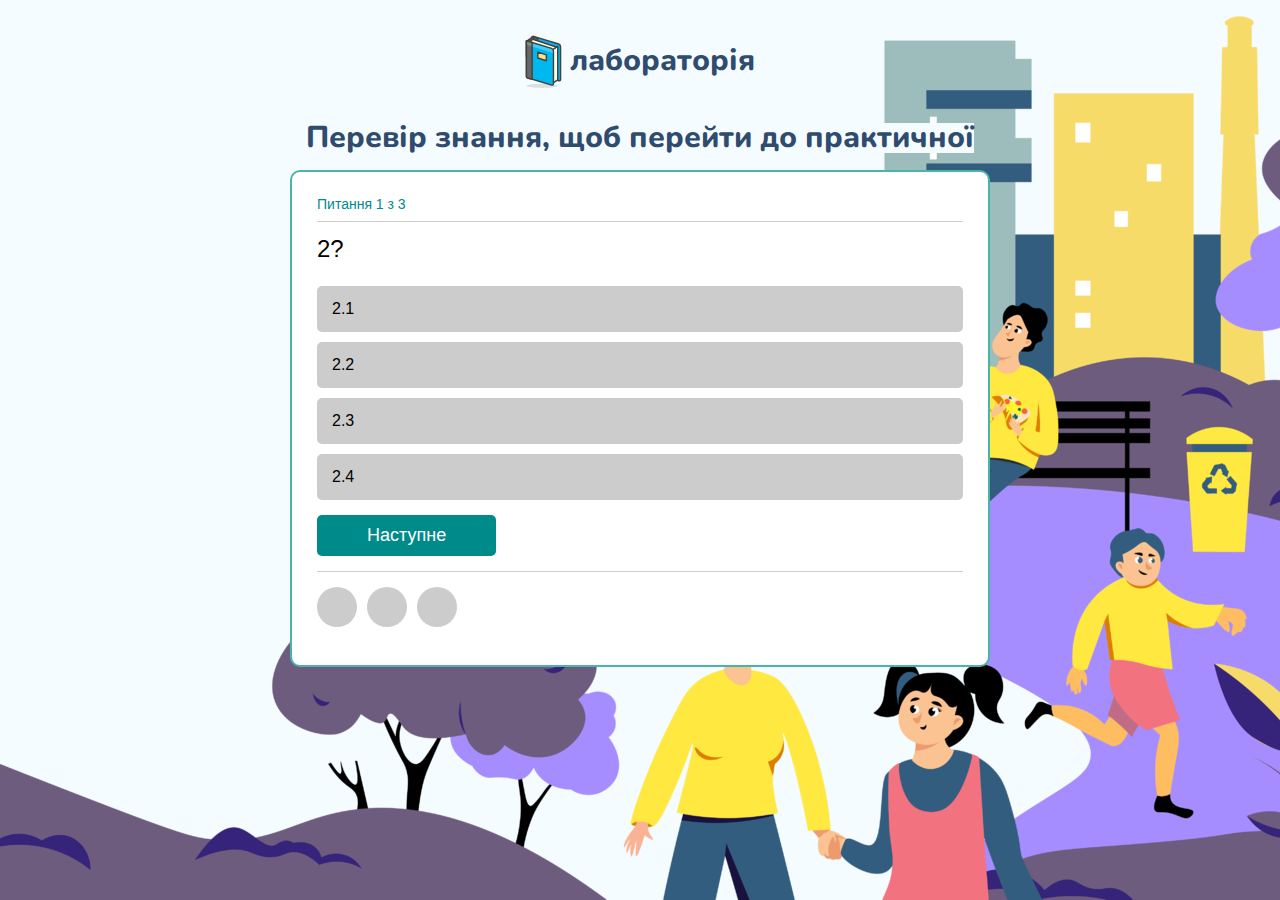
<file: game.html>
<!DOCTYPE html>
<html lang="ua">
<head>
    <meta charset="UTF-8">
    <meta name="viewport" content="width=device-width, initial-scale=1.0">
    <meta http-equiv="X-UA-Compatible" content="ie=edge">
    <title>Вікторина</title>
    <link rel="stylesheet" href="css/game.css">
    <link rel="shortcut icon" href="images/icons/1.svg" type="image/svg">
</head>
<body>
    <div class="wrapper">
        <header class="header">
            <div class="header_container">
                <div class="header_column">
                    <a class="header_logo" href="index.html">
                        <img src="images/icons/1.svg" alt="header_logo" class="logo_image">
                        <div class="logo_text">лабораторія</div>
                    </a>
                </div>
                <div class="header_column">
                    <div class="header_title">Перевір знання, щоб перейти до практичної</div>
                </div>
            </div>
        </header>
        <div class="quiz-over-modal">
            <div class="content">
                <h1>Добре</h1>
                <p class="pr">Ти відповів на
                    <span id="correct-answer"></span> з
                    <span id="number-of-all-questions-2"></span> питань
                </p>
                <button id="btn-try-again">Спробувати ще</button>
                <a id="btn-submit" class="hidden" href="gg.html">Перейти до практичної</a>
            </div>
        </div>
        <div class="quiz-container">
            <div class="question-number">
                <h3>Питання 
                    <span id="number-of-question"></span>
                    з
                    <span id="number-of-all-questions"></span>
                </h3>
            </div>
            <div id="question"></div>
            <div class="options">
                <div data-id="0" class="option option1"></div>
                <div data-id="1" class="option option2"></div>
                <div data-id="2" class="option option3"></div>
                <div data-id="3" class="option option4"></div>
            </div>
            <div class="button">
                <button id="btn-next">Наступне</button>
            </div>
            <div id="answers-tracker">
                
            </div>
        </div>
        <script src="js/game.js"></script>
    </div>
</body>
</html>
</file>
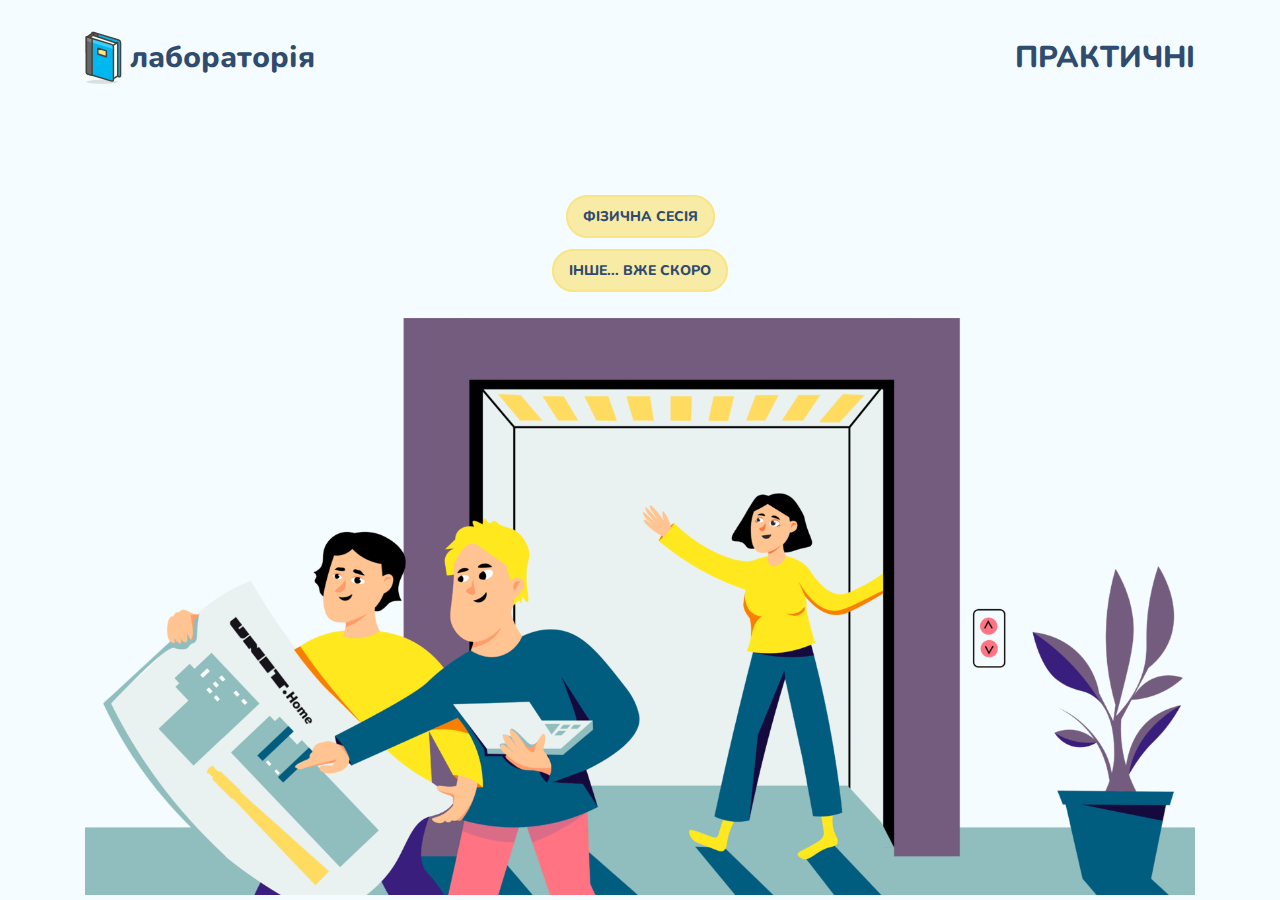
<file: test.html>
<!DOCTYPE html>
<html lang="ua">
    <head>
        <meta charset="UTF-8">
        <meta name="viewport" content="width=device-width, initial-scale=1.0">
        <title>Меню</title>
        <link rel="stylesheet" href="css/test.css">
        <link rel="shortcut icon" href="images/icons/1.svg" type="image/svg">
    </head>
    <body>
        <header class="header">
            <div class="header_container">
                <div class="header_column">
                    <a class="header_logo" href="index.html">
                        <img src="images/icons/1.svg" alt="header_logo" class="logo_image">
                        <div class="logo_text">лабораторія</div>
                    </a>
                </div>
                <div class="header_column">
                    <div class="header_title">Практичні</div>
                </div>
            </div>
        </header>
        <main>
            <div class="main_container">
                <div class="link_wrapper">
                    <div class="link_container">
                        <a class="main_button" href="game.html">Фізична сесія</a>
                    </div>
                    <div class="link_container">
                        <a class="main_button" href="#">Інше... вже скоро</a>
                    </div>
                </div>
                <img src="images/menu-bg.png" class="menu-bg">
            </div>
        </main>
    </body>
</html>
</file>
<file: css/game.css>
@import url("https://fonts.googleapis.com/css2?family=Nunito:wght@400;700;800&display=swap");
* {
  padding: 0;
  margin: 0;
  border: 0;
}

*, *:before, *:after {
  -webkit-box-sizing: border-box;
          box-sizing: border-box;
}

:focus, :active {
  outline: none;
}

a:focus, a:active {
  outline: none;
}

nav, footer, header, aside {
  display: block;
}

html, body {
  height: 100%;
  width: 100%;
  font-size: 100%;
  line-height: 1;
  font-size: 14px;
  -webkit-text-size-adjust: 100%;
     -moz-text-size-adjust: 100%;
      -ms-text-size-adjust: 100%;
          text-size-adjust: 100%;
}

input, button, textarea {
  font-family: inherit;
}

input::-ms-clear {
  display: none;
}

button {
  cursor: pointer;
}

button::-moz-focus-inner {
  padding: 0;
  border: 0;
}

a, a:visited {
  text-decoration: none;
}

a:hover {
  text-decoration: none;
}

ul li {
  list-style: none;
}

h1, h2, h3, h4, h5, h6 {
  font-size: inherit;
  font-weight: 400;
}

.wrapper {
  background-color: #f4fcff;
  font-family: sans-serif;
  background-image: url(./../../images/bg-2-1.png);
  background-size: cover;
  background-repeat: no-repeat;
  min-height: 100%;
}

@media (max-width: 768px) {
  .wrapper {
    background-color: #f4fcff;
    background-image: none;
  }
}

* {
  -webkit-box-sizing: border-box;
          box-sizing: border-box;
}

.header {
  position: relative;
  padding: 35px 0 0 0;
  width: 100%;
}

.header_container {
  max-width: 1130px;
  height: 45px;
  padding: 0 10px;
  display: -webkit-box;
  display: -ms-flexbox;
  display: flex;
  -webkit-box-orient: vertical;
  -webkit-box-direction: normal;
      -ms-flex-direction: column;
          flex-direction: column;
  -webkit-box-align: center;
      -ms-flex-align: center;
          align-items: center;
  -webkit-box-pack: justify;
      -ms-flex-pack: justify;
          justify-content: space-between;
  margin: 0 auto 90px auto;
}

@media (max-width: 768px) {
  .header_container {
    padding: 0 20px;
    margin: 0 auto 80px auto;
  }
}

.header_column {
  -webkit-box-flex: 0;
      -ms-flex: 0 1 auto;
          flex: 0 1 auto;
  margin: 0 0 35px 0;
}

@media (max-width: 768px) {
  .header_column {
    margin: 0 0 20px 0;
  }
}

.header_logo {
  display: -webkit-box;
  display: -ms-flexbox;
  display: flex;
  -webkit-box-align: center;
      -ms-flex-align: center;
          align-items: center;
  -webkit-box-pack: center;
      -ms-flex-pack: center;
          justify-content: center;
}

.header_title {
  color: #2f4b6e;
  font-family: 'Nunito', sans-serif;
  font-weight: 800;
  font-size: 30px;
  text-align: center;
  background-color: #f4fcff;
}

@media (max-width: 768px) {
  .header_title {
    font-size: 25px;
  }
}

.logo_image {
  -webkit-box-flex: 0;
      -ms-flex: 0 0 37px;
          flex: 0 0 37px;
  margin: 0 8px 0 0;
  max-width: 100%;
}

@media (max-width: 320px) {
  .logo_image {
    margin: 0 5px 0 0;
  }
}

.logo_text {
  color: #2f4b6e;
  font-family: 'Nunito', sans-serif;
  font-weight: 800;
  font-size: 30px;
}

.quiz-container {
  margin: 0 auto 0 auto;
  max-width: 700px;
  min-height: 497px;
  background-color: #ffffff;
  border-radius: 10px;
  padding: 25px 25px 25px 25px;
  border: 2.2px solid #009687b6;
}

@media (max-width: 768px) {
  .quiz-container {
    margin: 0 auto 0 auto;
  }
}

@media (max-width: 405px) {
  .quiz-container {
    margin: 15px 0 0 0;
  }
}

@media (max-width: 405px) {
  .quiz-container {
    margin: 15px 0 0 0;
  }
}

.question-number h3 {
  color: darkcyan;
  border-bottom: 1px solid #ccc;
  margin: 0;
  padding-bottom: 10px;
}

#question {
  font-size: 24px;
  color: #000000;
  padding: 15px 0;
  margin-bottom: 10px;
}

.options {
  margin-bottom: 15px;
}

.options div {
  background-color: #cccccc;
  font-size: 16px;
  color: #000000;
  margin-bottom: 10px;
  border-radius: 5px;
  padding: 15px;
  cursor: pointer;
  -webkit-transition: all .2s ease-in-out;
  transition: all .2s ease-in-out;
}

.options div:hover {
  background-color: #ccccccaf;
}

.options div.correct {
  color: #ffffff;
  background-color: green;
}

.options div.wrong {
  color: #ffffff;
  background-color: red;
}

.options div.disabled {
  pointer-events: none;
}

.button #btn-next {
  padding: 10px 50px;
  background-color: darkcyan;
  font-size: 18px;
  color: #ffffff;
  border: none;
  border-radius: 5px;
  cursor: pointer;
  -webkit-transition: all .5s ease-in-out;
  transition: all .5s ease-in-out;
  margin-bottom: 15px;
}

.button #btn-next:hover {
  background-color: #009687b6;
}

#answers-tracker {
  border-top: 1px solid #cccccc;
  padding-top: 15px;
}

#answers-tracker div {
  height: 40px;
  width: 40px;
  background-color: #cccccc;
  display: inline-block;
  border-radius: 50%;
  margin-right: 10px;
}

#answers-tracker div.correct {
  background-color: green;
}

#answers-tracker div.wrong {
  background-color: red;
}

.quiz-over-modal {
  position: fixed;
  left: 0;
  top: 0;
  width: 100%;
  height: 100%;
  background-color: rgba(0, 0, 0, 0.9);
  z-index: 10;
  display: none;
  -webkit-box-align: center;
      -ms-flex-align: center;
          align-items: center;
  -webkit-box-pack: center;
      -ms-flex-pack: center;
          justify-content: center;
}

.quiz-over-modal.active {
  display: -webkit-box;
  display: -ms-flexbox;
  display: flex;
}

.quiz-over-modal .content {
  background-color: darkcyan;
  padding: 30px;
  border-radius: 10px;
  -ms-flex-preferred-size: 700px;
      flex-basis: 700px;
  max-width: 700px;
  color: #ffffff;
  text-align: center;
}

.quiz-over-modal .content h1 {
  font-size: 36px;
  margin: 0 0 20px;
}

.quiz-over-modal .content button, .quiz-over-modal .content a {
  margin: 20px 0 0 0;
  padding: 15px 50px;
  border: none;
  background-color: #ff9800;
  -webkit-transition: all .2s ease-in-out;
  transition: all .2s ease-in-out;
  border-radius: 5px;
  cursor: pointer;
  font-size: 20px;
  color: #ffffff;
}

@media (max-width: 405px) {
  .quiz-over-modal .content button, .quiz-over-modal .content a {
    font-size: 14px;
    font-weight: 700;
  }
}

.quiz-over-modal .content button:hover {
  background-color: #ff9900b4;
}

.hidden {
  display: none;
}
</file>
<file: css/test.css>
@import url("https://fonts.googleapis.com/css2?family=Nunito:wght@400;700;800&display=swap");
* {
  padding: 0;
  margin: 0;
  border: 0;
}

*, *:before, *:after {
  -webkit-box-sizing: border-box;
          box-sizing: border-box;
}

:focus, :active {
  outline: none;
}

a:focus, a:active {
  outline: none;
}

nav, footer, header, aside {
  display: block;
}

html, body {
  background-color: #f4fcff;
  height: 100%;
  width: 100%;
  font-size: 100%;
  line-height: 1;
  font-size: 14px;
  -webkit-text-size-adjust: 100%;
     -moz-text-size-adjust: 100%;
      -ms-text-size-adjust: 100%;
          text-size-adjust: 100%;
}

input, button, textarea {
  font-family: inherit;
}

input::-ms-clear {
  display: none;
}

button {
  cursor: pointer;
}

button::-moz-focus-inner {
  padding: 0;
  border: 0;
}

a, a:visited {
  text-decoration: none;
}

a:hover {
  text-decoration: none;
}

ul li {
  list-style: none;
}

h1, h2, h3, h4, h5, h6 {
  font-size: inherit;
  font-weight: 400;
}

.header {
  position: relative;
  padding: 35px 0 0 0;
  width: 100%;
}

.header_container {
  max-width: 1130px;
  height: 45px;
  padding: 0 10px;
  display: -webkit-box;
  display: -ms-flexbox;
  display: flex;
  -webkit-box-align: center;
      -ms-flex-align: center;
          align-items: center;
  -webkit-box-pack: justify;
      -ms-flex-pack: justify;
          justify-content: space-between;
  margin: 0 auto;
}

@media (max-width: 768px) {
  .header_container {
    padding: 0 20px;
  }
}

@media (max-width: 450px) {
  .header_container {
    -webkit-box-orient: vertical;
    -webkit-box-direction: normal;
        -ms-flex-direction: column;
            flex-direction: column;
  }
}

.header_column {
  -webkit-box-flex: 0;
      -ms-flex: 0 1 auto;
          flex: 0 1 auto;
}

@media (max-width: 450px) {
  .header_column {
    margin: 0 0 35px 0;
  }
}

.header_logo {
  display: -webkit-box;
  display: -ms-flexbox;
  display: flex;
  -webkit-box-align: center;
      -ms-flex-align: center;
          align-items: center;
  -webkit-box-pack: center;
      -ms-flex-pack: center;
          justify-content: center;
}

.header_title {
  color: #2f4b6e;
  font-family: 'Nunito', sans-serif;
  font-weight: 800;
  font-size: 30px;
  text-transform: uppercase;
}

.logo_image {
  -webkit-box-flex: 0;
      -ms-flex: 0 0 37px;
          flex: 0 0 37px;
  margin: 0 8px 0 0;
  max-width: 100%;
}

@media (max-width: 320px) {
  .logo_image {
    margin: 0 5px 0 0;
  }
}

.logo_text {
  color: #2f4b6e;
  font-family: 'Nunito', sans-serif;
  font-weight: 800;
  font-size: 30px;
}

.main_container {
  height: 100%;
  max-width: 1130px;
  padding: 0 10px;
  display: -webkit-box;
  display: -ms-flexbox;
  display: flex;
  -webkit-box-orient: vertical;
  -webkit-box-direction: normal;
      -ms-flex-direction: column;
          flex-direction: column;
  -webkit-box-align: center;
      -ms-flex-align: center;
          align-items: center;
  -ms-flex-pack: distribute;
      justify-content: space-around;
  margin: 0 auto;
}

@media (max-width: 768px) {
  .main_container {
    padding: 0 20px;
  }
}

.main_button {
  padding: 10px 15px 10px 15px;
  color: #2f4b6e;
  font-family: 'Nunito', sans-serif;
  font-weight: 800;
  text-transform: uppercase;
  font-size: 14px;
  position: relative;
  border: 2px solid #f8e587;
  background: rgba(248, 229, 135, 0.75);
  -webkit-transition-duration: 0.35s;
          transition-duration: 0.35s;
  border-radius: 32px;
}

@media (max-width: 768px) {
  .main_button {
    background: #f8e587;
  }
}

@media (min-width: 769px) {
  .main_button:hover {
    background-color: #f8e587;
  }
}

.link_container {
  margin: 40px 0 0 0;
}

main {
  height: 70%;
  margin: 90px 0 0 0;
}

.menu-bg {
  margin: 40px 0 0 0;
  -o-object-fit: cover;
     object-fit: cover;
  max-width: 100%;
}

.link_wrapper {
  display: -webkit-box;
  display: -ms-flexbox;
  display: flex;
  -webkit-box-orient: vertical;
  -webkit-box-direction: normal;
      -ms-flex-direction: column;
          flex-direction: column;
  -webkit-box-align: center;
      -ms-flex-align: center;
          align-items: center;
  margin: 0 auto;
}
</file>
